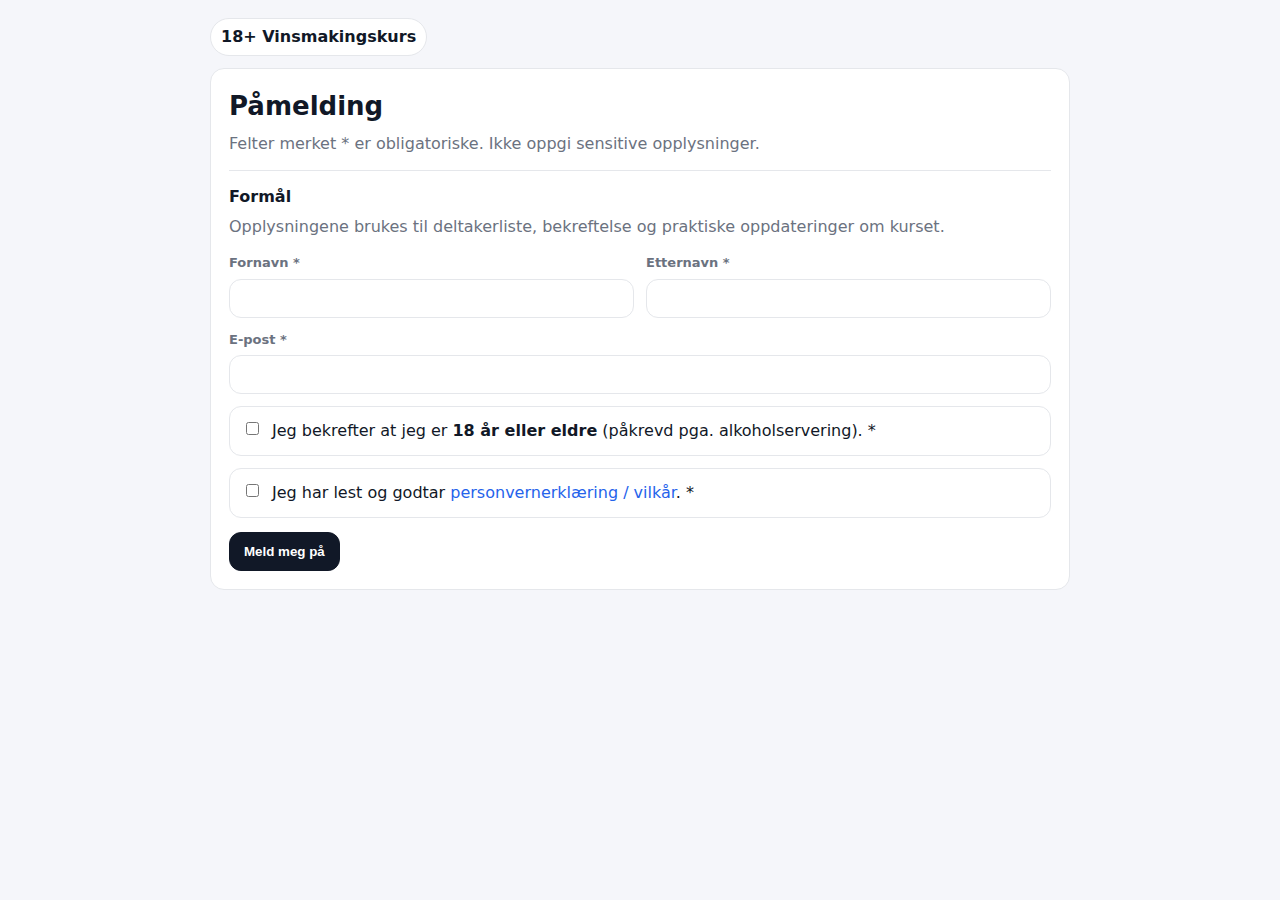
<file: public/index.html>
<!doctype html>
<html lang="no">
<head>
  <meta charset="utf-8" />
  <meta name="viewport" content="width=device-width, initial-scale=1" />
  <title>18+ Vinsmakingskurs – Påmelding</title>
  <link rel="stylesheet" href="assets/style.css">
</head>
<body>
  <div class="container">
    <div class="topbar">
      <span class="badge">18+ Vinsmakingskurs</span>
    </div>

    <main class="card">
      <h1>Påmelding</h1>
      <p>Felter merket * er obligatoriske. Ikke oppgi sensitive opplysninger.</p>

      <div class="section">
        <h2>Formål</h2>
        <p>Opplysningene brukes til deltakerliste, bekreftelse og praktiske oppdateringer om kurset.</p>
      </div>

      <form method="POST" action="api/register.php">
        <div class="grid">
          <label class="field">
            <span class="label">Fornavn *</span>
            <input type="text" name="first_name" required maxlength="50" autocomplete="given-name" />
          </label>

          <label class="field">
            <span class="label">Etternavn *</span>
            <input type="text" name="last_name" required maxlength="50" autocomplete="family-name" />
          </label>

          <label class="field full">
            <span class="label">E-post *</span>
            <input type="email" name="email" required maxlength="120" autocomplete="email" />
          </label>
        </div>

        <label class="checkbox">
          <input type="checkbox" name="is_18" value="1" required />
          <span>
            Jeg bekrefter at jeg er <strong>18 år eller eldre</strong> (påkrevd pga. alkoholservering). *
          </span>
        </label>

        <label class="checkbox">
          <input type="checkbox" name="consent" value="1" required />
          <span>
            Jeg har lest og godtar
            <a href="privacy.html" target="_blank" rel="noopener">personvernerklæring / vilkår</a>. *
          </span>
        </label>

        <div class="actions">
          <button class="btn" type="submit">Meld meg på</button>
        </div>
      </form>
    </main>
  </div>
</body>
</html>
</file>
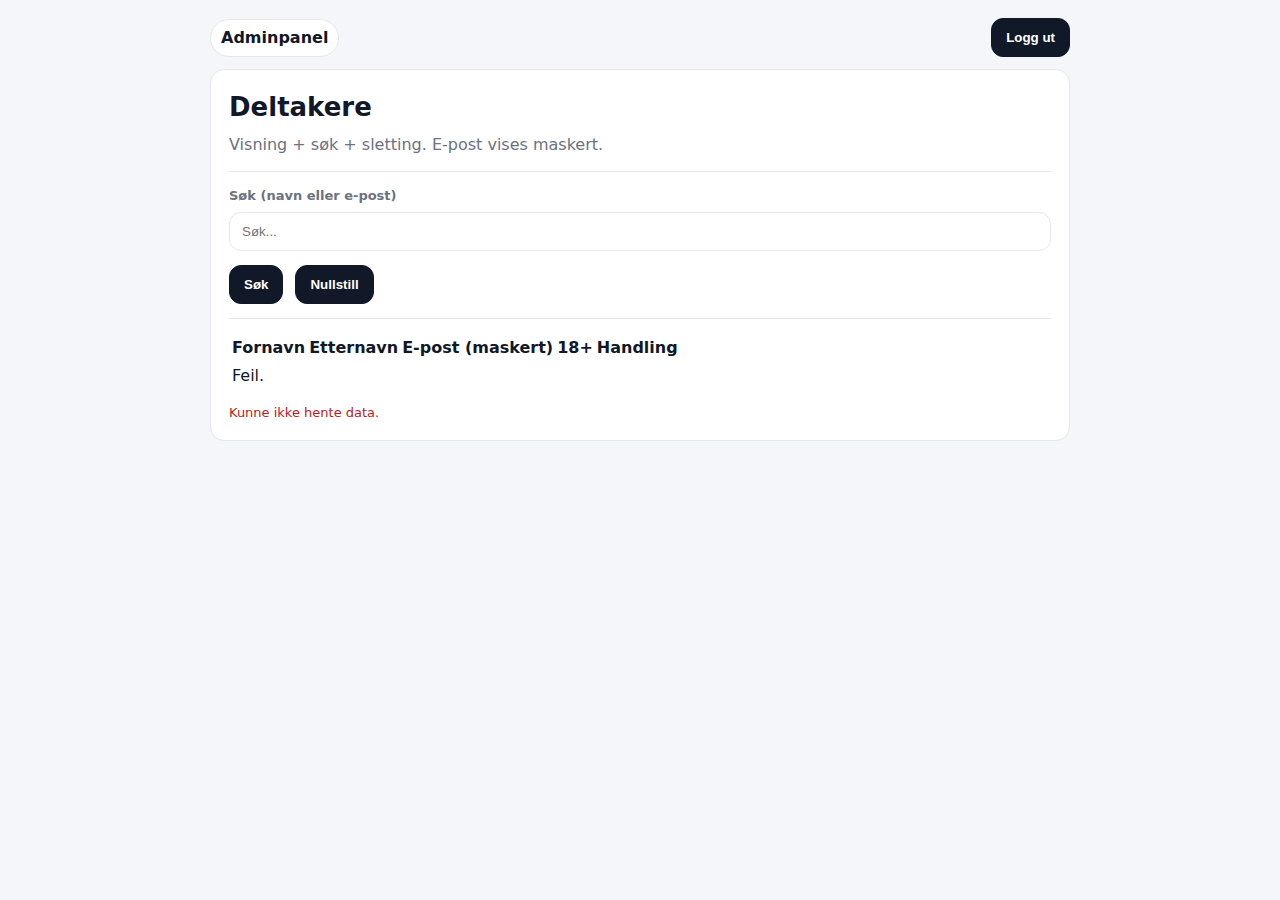
<file: public/admin.html>
<!doctype html>
<html lang="no">
<head>
  <meta charset="utf-8" />
  <meta name="viewport" content="width=device-width, initial-scale=1" />
  <title>Adminpanel</title>
  <link rel="stylesheet" href="assets/style.css">
</head>
<body>
  <div class="container">
    <div class="topbar">
      <span class="badge">Adminpanel</span>
      <button class="btn secondary" id="logoutBtn" type="button">Logg ut</button>
    </div>

    <main class="card">
      <h1>Deltakere</h1>
      <p>Visning + søk + sletting. E-post vises maskert.</p>

      <div class="section">
        <label class="field full">
          <span class="label">Søk (navn eller e-post)</span>
          <input id="q" type="text" placeholder="Søk..." />
        </label>
        <div class="actions">
          <button class="btn" id="searchBtn" type="button">Søk</button>
          <button class="btn secondary" id="resetBtn" type="button">Nullstill</button>
        </div>
      </div>

      <div class="section">
        <table>
          <thead>
            <tr>
              <th>Fornavn</th>
              <th>Etternavn</th>
              <th>E-post (maskert)</th>
              <th>18+</th>
              <th>Handling</th>
            </tr>
          </thead>
          <tbody id="tbody">
            <tr><td colspan="5">Laster...</td></tr>
          </tbody>
        </table>
        <div id="err" class="small" style="color:#b91c1c;"></div>
      </div>
    </main>
  </div>

  <script>
    const tbody = document.getElementById('tbody');
    const err = document.getElementById('err');
    const q = document.getElementById('q');

    async function load() {
      err.textContent = '';
      tbody.innerHTML = '<tr><td colspan="5">Laster...</td></tr>';

      const res = await fetch('admin.php?q=' + encodeURIComponent(q.value.trim()));
      const data = await res.json().catch(() => ({}));

      if (res.status === 401) {
        location.href = 'admin_login.html';
        return;
      }
      if (!res.ok || !data.ok) {
        tbody.innerHTML = '<tr><td colspan="5">Feil.</td></tr>';
        err.textContent = data.error || 'Kunne ikke hente data.';
        return;
      }

      if (!data.rows || data.rows.length === 0) {
        tbody.innerHTML = '<tr><td colspan="5">Ingen treff.</td></tr>';
        return;
      }

      tbody.innerHTML = data.rows.map(r => `
        <tr>
          <td>${escapeHtml(r.first_name)}</td>
          <td>${escapeHtml(r.last_name)}</td>
          <td>${escapeHtml(r.email_masked)}</td>
          <td>${r.is_18 === 1 ? 'Ja' : 'Nei'}</td>
          <td><button class="btn secondary" type="button" data-email="${escapeAttr(r.email)}">Slett</button></td>
        </tr>
      `).join('');
    }

    async function del(email) {
      const fd = new FormData();
      fd.append('email', email);

      const res = await fetch('delete.php', { method: 'POST', body: fd });
      const data = await res.json().catch(() => ({}));

      if (res.status === 401) {
        location.href = 'admin_login.html';
        return;
      }
      if (!res.ok || !data.ok) {
        err.textContent = data.error || 'Kunne ikke slette.';
        return;
      }
      load();
    }

    document.getElementById('searchBtn').addEventListener('click', load);
    document.getElementById('resetBtn').addEventListener('click', () => { q.value=''; load(); });

    tbody.addEventListener('click', (e) => {
      const btn = e.target.closest('button[data-email]');
      if (!btn) return;
      const email = btn.getAttribute('data-email');
      if (confirm('Slette denne påmeldingen?')) del(email);
    });

    document.getElementById('logoutBtn').addEventListener('click', async () => {
      await fetch('logout.php');
      location.href = 'admin_login.html';
    });

    function escapeHtml(s) {
      return String(s).replace(/[&<>"']/g, m => ({'&':'&amp;','<':'&lt;','>':'&gt;','"':'&quot;',"'":'&#39;'}[m]));
    }
    function escapeAttr(s) {
      return String(s).replace(/"/g, '&quot;');
    }

    load();
  </script>
</body>
</html>
</file>
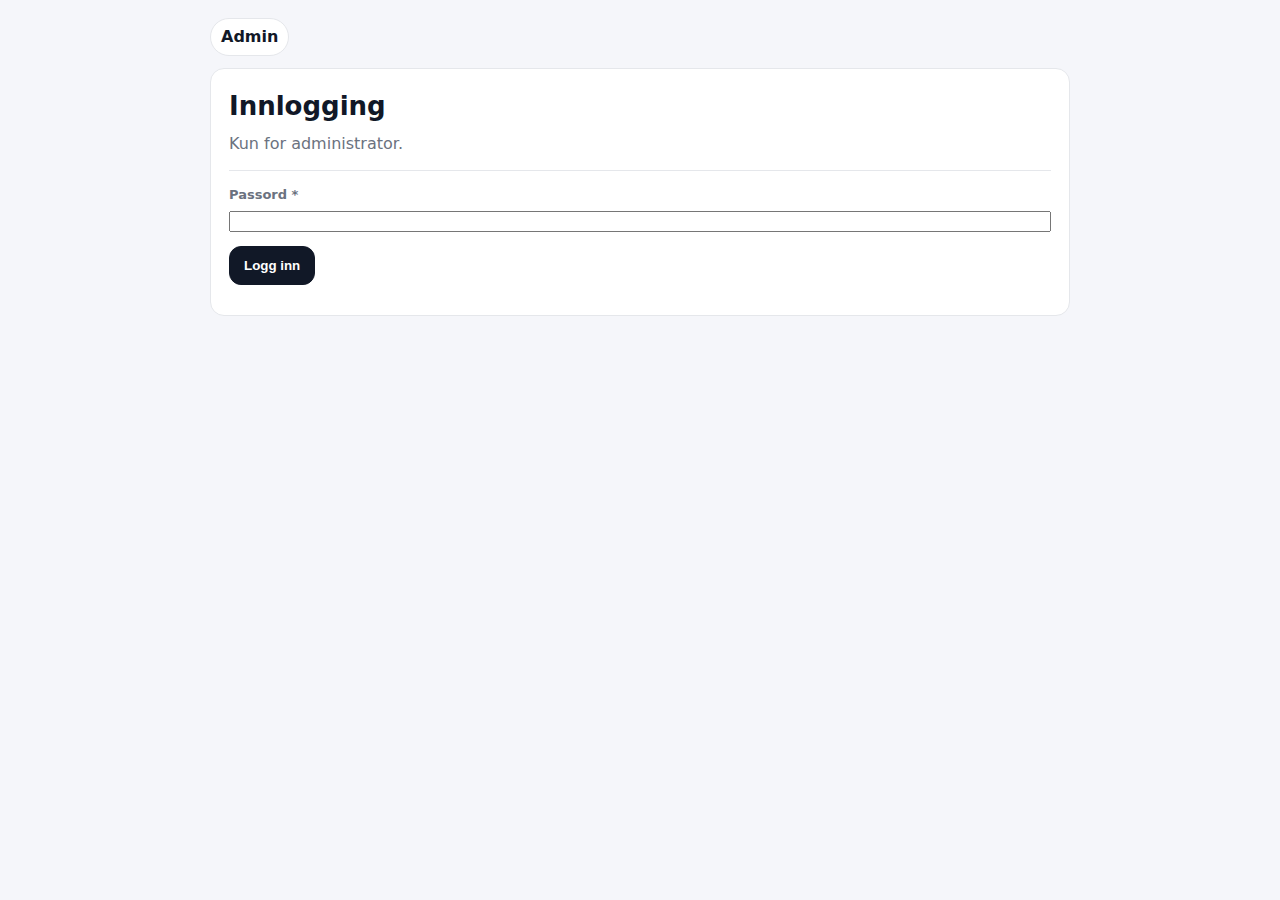
<file: public/admin_login.html>
<!doctype html>
<html lang="no">
<head>
  <meta charset="utf-8" />
  <meta name="viewport" content="width=device-width, initial-scale=1" />
  <title>Admin – Innlogging</title>
  <link rel="stylesheet" href="assets/style.css">
</head>
<body>
  <div class="container">
    <div class="topbar">
      <span class="badge">Admin</span>
    </div>

    <main class="card">
      <h1>Innlogging</h1>
      <p>Kun for administrator.</p>

      <div class="section">
        <form id="loginForm">
          <label class="field full">
            <span class="label">Passord *</span>
            <input type="password" name="password" required autocomplete="current-password" />
          </label>

          <div class="actions">
            <button class="btn" type="submit">Logg inn</button>
          </div>

          <div id="msg" class="small" style="color:#b91c1c;"></div>
        </form>
      </div>
    </main>
  </div>

  <script>
    const form = document.getElementById('loginForm');
    const msg = document.getElementById('msg');

    form.addEventListener('submit', async (e) => {
      e.preventDefault();
      msg.textContent = '';

      const fd = new FormData(form);
      const res = await fetch('admin_login.php', { method: 'POST', body: fd });
      const data = await res.json().catch(() => ({}));

      if (res.ok && data.ok) {
        location.href = 'admin.html';
        return;
      }
      msg.textContent = data.error || 'Innlogging mislyktes.';
    });
  </script>
</body>
</html>
</file>
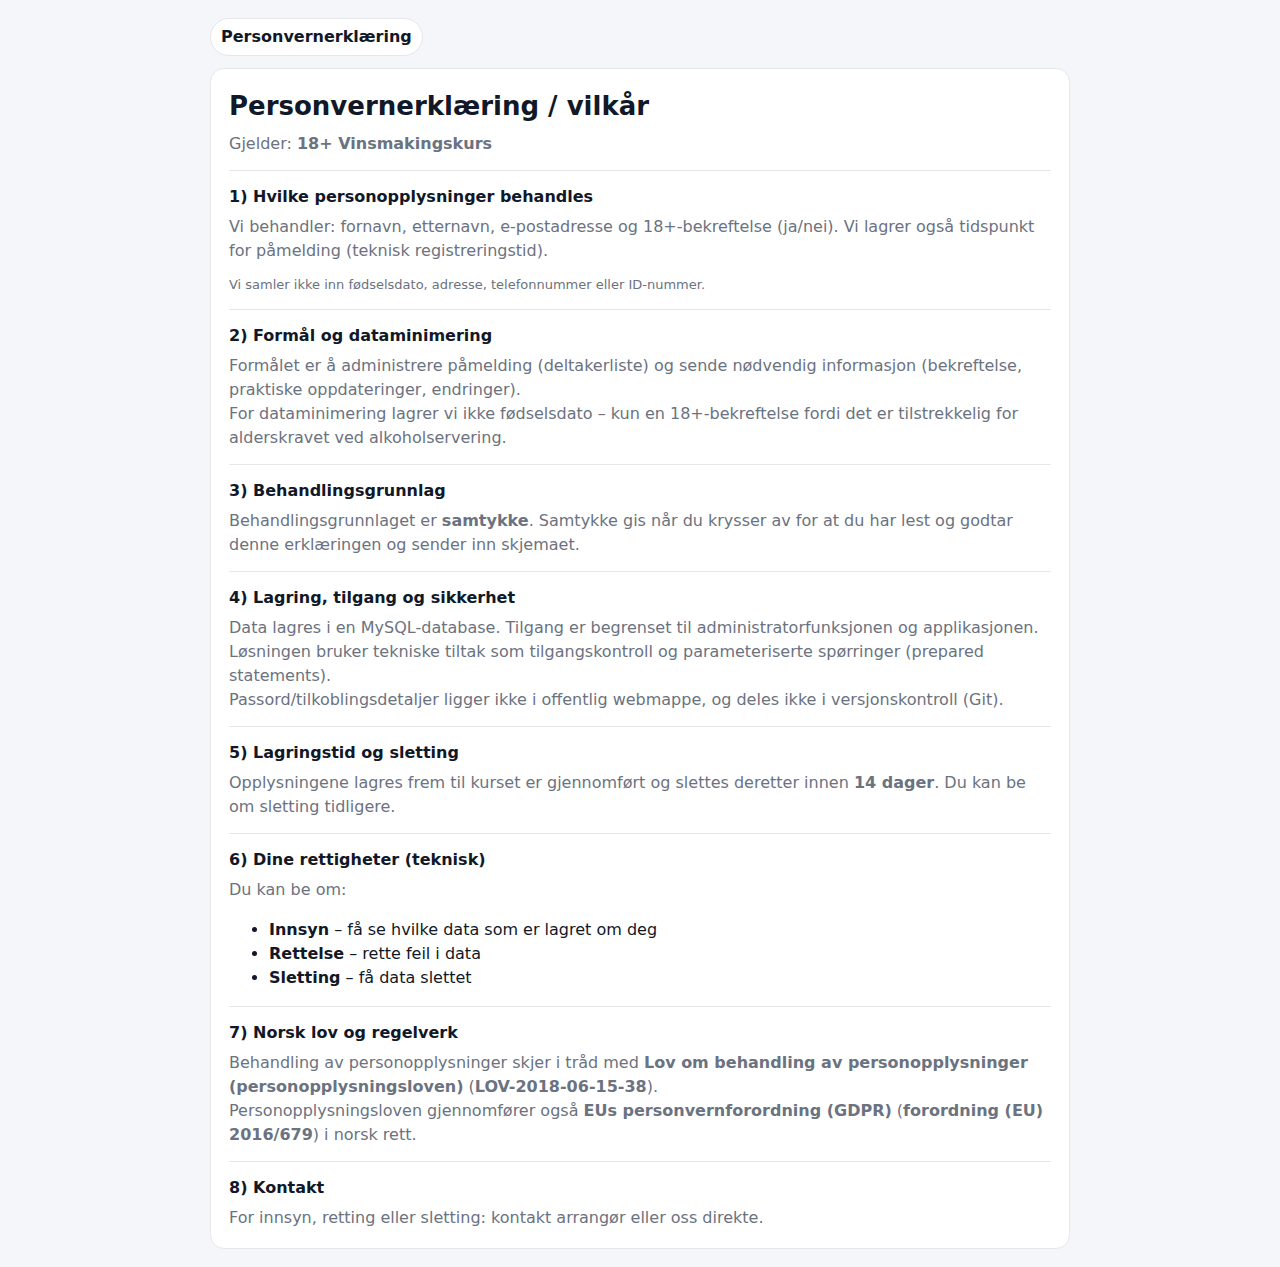
<file: public/privacy.html>
<!doctype html>
<html lang="no">
<head>
  <meta charset="utf-8" />
  <meta name="viewport" content="width=device-width, initial-scale=1" />
  <title>Personvernerklæring / Vilkår</title>
  <link rel="stylesheet" href="assets/style.css">
</head>
<body>
  <div class="container">
    <div class="topbar">
      <span class="badge">Personvernerklæring</span>
    </div>

    <main class="card">
      <h1>Personvernerklæring / vilkår</h1>
      <p>Gjelder: <strong>18+ Vinsmakingskurs</strong></p>

      <div class="section">
        <h2>1) Hvilke personopplysninger behandles</h2>
        <p>
          Vi behandler: fornavn, etternavn, e-postadresse og 18+-bekreftelse (ja/nei).
          Vi lagrer også tidspunkt for påmelding (teknisk registreringstid).
        </p>
        <p class="small">
          Vi samler ikke inn fødselsdato, adresse, telefonnummer eller ID-nummer.
        </p>
      </div>

      <div class="section">
        <h2>2) Formål og dataminimering</h2>
        <p>
          Formålet er å administrere påmelding (deltakerliste) og sende nødvendig informasjon
          (bekreftelse, praktiske oppdateringer, endringer).
        </p>
        <p>
          For dataminimering lagrer vi ikke fødselsdato – kun en 18+-bekreftelse fordi det er tilstrekkelig
          for alderskravet ved alkoholservering.
        </p>
      </div>

      <div class="section">
        <h2>3) Behandlingsgrunnlag</h2>
        <p>
          Behandlingsgrunnlaget er <strong>samtykke</strong>. Samtykke gis når du krysser av for at du har lest og godtar
          denne erklæringen og sender inn skjemaet.
        </p>
      </div>

      <div class="section">
        <h2>4) Lagring, tilgang og sikkerhet</h2>
        <p>
          Data lagres i en MySQL-database. Tilgang er begrenset til administratorfunksjonen og applikasjonen.
          Løsningen bruker tekniske tiltak som tilgangskontroll og parameteriserte spørringer (prepared statements).
        </p>
        <p>
          Passord/tilkoblingsdetaljer ligger ikke i offentlig webmappe, og deles ikke i versjonskontroll (Git).
        </p>
      </div>

      <div class="section">
        <h2>5) Lagringstid og sletting</h2>
        <p>
          Opplysningene lagres frem til kurset er gjennomført og slettes deretter innen <strong>14 dager</strong>.
          Du kan be om sletting tidligere.
        </p>
      </div>

      <div class="section">
        <h2>6) Dine rettigheter (teknisk)</h2>
        <p>Du kan be om:</p>
        <ul>
          <li><strong>Innsyn</strong> – få se hvilke data som er lagret om deg</li>
          <li><strong>Rettelse</strong> – rette feil i data</li>
          <li><strong>Sletting</strong> – få data slettet</li>
        </ul>
      </div>

      <div class="section">
        <h2>7) Norsk lov og regelverk</h2>
        <p>
          Behandling av personopplysninger skjer i tråd med
          <strong>Lov om behandling av personopplysninger (personopplysningsloven)</strong>
          (<strong>LOV-2018-06-15-38</strong>).
        </p>
        <p>
          Personopplysningsloven gjennomfører også <strong>EUs personvernforordning (GDPR)</strong>
          (<strong>forordning (EU) 2016/679</strong>) i norsk rett.
        </p>
      </div>

      <div class="section">
        <h2>8) Kontakt</h2>
        <p>For innsyn, retting eller sletting: kontakt arrangør eller oss direkte.</p>
      </div>
    </main>
  </div>
</body>
</html>
</file>
<file: public/assets/style.css>
:root{
  --bg:#f5f6fa;
  --card:#ffffff;
  --text:#111827;
  --muted:#6b7280;
  --border:#e5e7eb;
  --radius:14px;
}

*{ box-sizing:border-box; }

body{
  margin:0;
  padding:18px;
  font:16px/1.5 system-ui,-apple-system,Segoe UI,Roboto,Arial;
  background:var(--bg);
  color:var(--text);
}

a{ color:#2563eb; text-decoration:none; }
a:hover{ text-decoration:underline; }

.container{ max-width:860px; margin:0 auto; }

.topbar{
  display:flex;
  justify-content:space-between;
  align-items:center;
  gap:12px;
  margin-bottom:12px;
}

.badge{
  padding:6px 10px;
  border:1px solid var(--border);
  border-radius:999px;
  background:#fff;
  font-weight:700;
}

.card{
  background:var(--card);
  border:1px solid var(--border);
  border-radius:var(--radius);
  padding:18px;
}

h1{ margin:0 0 6px 0; font-size:26px; }
p{ margin:0; color:var(--muted); }

.section{ margin-top:14px; padding-top:14px; border-top:1px solid var(--border); }
.section h2{ margin:0 0 6px 0; font-size:16px; color:var(--text); }

.grid{
  display:grid;
  grid-template-columns:1fr 1fr;
  gap:12px;
  margin-top:14px;
}

.field{ display:flex; flex-direction:column; gap:6px; }
.field.full{ grid-column:1 / -1; }
.label{ font-size:13px; color:var(--muted); font-weight:700; }

input[type="text"], input[type="email"]{
  padding:11px 12px;
  border:1px solid var(--border);
  border-radius:12px;
  background:#fff;
  outline:none;
}

.checkbox{
  display:flex;
  gap:10px;
  align-items:flex-start;
  margin-top:12px;
  padding:12px;
  border:1px solid var(--border);
  border-radius:12px;
  background:#fff;
}

.actions{
  display:flex;
  gap:12px;
  align-items:center;
  flex-wrap:wrap;
  margin-top:14px;
}

.btn{
  padding:11px 14px;
  border-radius:12px;
  border:1px solid #111827;
  background:#111827;
  color:#fff;
  cursor:pointer;
  font-weight:800;
}

.small{ font-size:13px; color:var(--muted); margin-top:12px; }

@media (max-width:720px){
  .grid{ grid-template-columns:1fr; }
}
</file>
